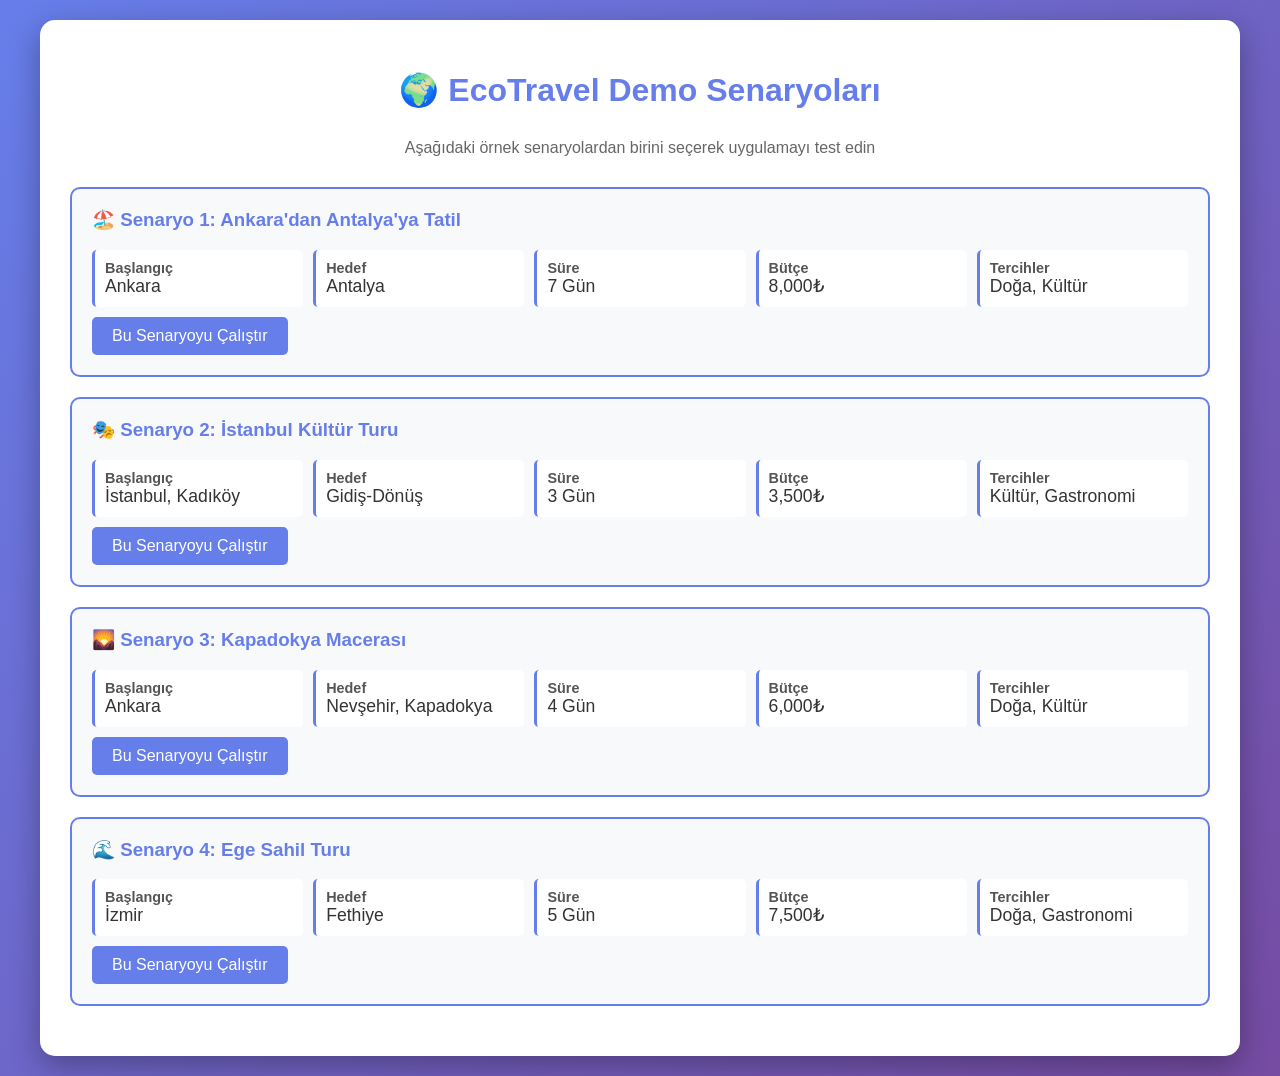
<file: demo_scenarios.html>
<!DOCTYPE html>
<html lang="tr">
<head>
    <meta charset="UTF-8">
    <meta name="viewport" content="width=device-width, initial-scale=1.0">
    <title>EcoTravel Demo Senaryoları</title>
    <style>
        body {
            font-family: Arial, sans-serif;
            max-width: 1200px;
            margin: 0 auto;
            padding: 20px;
            background: linear-gradient(135deg, #667eea 0%, #764ba2 100%);
        }
        .demo-container {
            background: white;
            padding: 30px;
            border-radius: 15px;
            box-shadow: 0 10px 30px rgba(0,0,0,0.3);
        }
        h1 {
            color: #667eea;
            text-align: center;
            margin-bottom: 30px;
        }
        .scenario-card {
            background: #f8f9fa;
            border: 2px solid #667eea;
            border-radius: 10px;
            padding: 20px;
            margin-bottom: 20px;
            cursor: pointer;
            transition: all 0.3s;
        }
        .scenario-card:hover {
            transform: translateY(-5px);
            box-shadow: 0 5px 20px rgba(102, 126, 234, 0.3);
        }
        .scenario-card h3 {
            color: #667eea;
            margin-top: 0;
        }
        .scenario-details {
            display: grid;
            grid-template-columns: repeat(auto-fit, minmax(200px, 1fr));
            gap: 10px;
            margin-top: 15px;
        }
        .detail-item {
            background: white;
            padding: 10px;
            border-radius: 5px;
            border-left: 3px solid #667eea;
        }
        .detail-label {
            font-weight: bold;
            color: #555;
            font-size: 0.9em;
        }
        .detail-value {
            color: #333;
            font-size: 1.1em;
        }
        button {
            background: #667eea;
            color: white;
            border: none;
            padding: 10px 20px;
            border-radius: 5px;
            cursor: pointer;
            font-size: 1em;
            margin-top: 10px;
        }
        button:hover {
            background: #5568d3;
        }
        #result {
            margin-top: 30px;
            padding: 20px;
            background: #f0f7ff;
            border-radius: 10px;
            display: none;
        }
        .loading {
            text-align: center;
            padding: 20px;
            color: #667eea;
            font-size: 1.2em;
        }
        .plan-summary {
            background: white;
            padding: 15px;
            border-radius: 8px;
            margin: 10px 0;
            border-left: 4px solid #667eea;
        }
    </style>
</head>
<body>
    <div class="demo-container">
        <h1>🌍 EcoTravel Demo Senaryoları</h1>
        <p style="text-align: center; color: #666; margin-bottom: 30px;">
            Aşağıdaki örnek senaryolardan birini seçerek uygulamayı test edin
        </p>

        <div class="scenario-card" onclick="runScenario(1)">
            <h3>🏖️ Senaryo 1: Ankara'dan Antalya'ya Tatil</h3>
            <div class="scenario-details">
                <div class="detail-item">
                    <div class="detail-label">Başlangıç</div>
                    <div class="detail-value">Ankara</div>
                </div>
                <div class="detail-item">
                    <div class="detail-label">Hedef</div>
                    <div class="detail-value">Antalya</div>
                </div>
                <div class="detail-item">
                    <div class="detail-label">Süre</div>
                    <div class="detail-value">7 Gün</div>
                </div>
                <div class="detail-item">
                    <div class="detail-label">Bütçe</div>
                    <div class="detail-value">8,000₺</div>
                </div>
                <div class="detail-item">
                    <div class="detail-label">Tercihler</div>
                    <div class="detail-value">Doğa, Kültür</div>
                </div>
            </div>
            <button>Bu Senaryoyu Çalıştır</button>
        </div>

        <div class="scenario-card" onclick="runScenario(2)">
            <h3>🎭 Senaryo 2: İstanbul Kültür Turu</h3>
            <div class="scenario-details">
                <div class="detail-item">
                    <div class="detail-label">Başlangıç</div>
                    <div class="detail-value">İstanbul, Kadıköy</div>
                </div>
                <div class="detail-item">
                    <div class="detail-label">Hedef</div>
                    <div class="detail-value">Gidiş-Dönüş</div>
                </div>
                <div class="detail-item">
                    <div class="detail-label">Süre</div>
                    <div class="detail-value">3 Gün</div>
                </div>
                <div class="detail-item">
                    <div class="detail-label">Bütçe</div>
                    <div class="detail-value">3,500₺</div>
                </div>
                <div class="detail-item">
                    <div class="detail-label">Tercihler</div>
                    <div class="detail-value">Kültür, Gastronomi</div>
                </div>
            </div>
            <button>Bu Senaryoyu Çalıştır</button>
        </div>

        <div class="scenario-card" onclick="runScenario(3)">
            <h3>🌄 Senaryo 3: Kapadokya Macerası</h3>
            <div class="scenario-details">
                <div class="detail-item">
                    <div class="detail-label">Başlangıç</div>
                    <div class="detail-value">Ankara</div>
                </div>
                <div class="detail-item">
                    <div class="detail-label">Hedef</div>
                    <div class="detail-value">Nevşehir, Kapadokya</div>
                </div>
                <div class="detail-item">
                    <div class="detail-label">Süre</div>
                    <div class="detail-value">4 Gün</div>
                </div>
                <div class="detail-item">
                    <div class="detail-label">Bütçe</div>
                    <div class="detail-value">6,000₺</div>
                </div>
                <div class="detail-item">
                    <div class="detail-label">Tercihler</div>
                    <div class="detail-value">Doğa, Kültür</div>
                </div>
            </div>
            <button>Bu Senaryoyu Çalıştır</button>
        </div>

        <div class="scenario-card" onclick="runScenario(4)">
            <h3>🌊 Senaryo 4: Ege Sahil Turu</h3>
            <div class="scenario-details">
                <div class="detail-item">
                    <div class="detail-label">Başlangıç</div>
                    <div class="detail-value">İzmir</div>
                </div>
                <div class="detail-item">
                    <div class="detail-label">Hedef</div>
                    <div class="detail-value">Fethiye</div>
                </div>
                <div class="detail-item">
                    <div class="detail-label">Süre</div>
                    <div class="detail-value">5 Gün</div>
                </div>
                <div class="detail-item">
                    <div class="detail-label">Bütçe</div>
                    <div class="detail-value">7,500₺</div>
                </div>
                <div class="detail-item">
                    <div class="detail-label">Tercihler</div>
                    <div class="detail-value">Doğa, Gastronomi</div>
                </div>
            </div>
            <button>Bu Senaryoyu Çalıştır</button>
        </div>

        <div id="result">
            <h2>📊 Plan Sonuçları</h2>
            <div id="resultContent"></div>
        </div>
    </div>

    <script>
        const scenarios = {
            1: {
                start_location: "Ankara",
                start_lat: 39.9334,
                start_lng: 32.8597,
                end_location: "Antalya",
                end_lat: 36.8969,
                end_lng: 30.7133,
                days: 7,
                budget: 8000,
                preferences: ["nature", "culture"]
            },
            2: {
                start_location: "İstanbul, Kadıköy",
                start_lat: 40.9833,
                start_lng: 29.0333,
                end_location: "",
                end_lat: null,
                end_lng: null,
                days: 3,
                budget: 3500,
                preferences: ["culture", "gastronomy"]
            },
            3: {
                start_location: "Ankara",
                start_lat: 39.9334,
                start_lng: 32.8597,
                end_location: "Nevşehir, Kapadokya",
                end_lat: 38.6431,
                end_lng: 34.8286,
                days: 4,
                budget: 6000,
                preferences: ["nature", "culture"]
            },
            4: {
                start_location: "İzmir",
                start_lat: 38.4237,
                start_lng: 27.1428,
                end_location: "Fethiye",
                end_lat: 36.6542,
                end_lng: 29.1256,
                days: 5,
                budget: 7500,
                preferences: ["nature", "gastronomy"]
            }
        };

        async function runScenario(scenarioId) {
            const scenario = scenarios[scenarioId];
            const resultDiv = document.getElementById('result');
            const contentDiv = document.getElementById('resultContent');
            
            resultDiv.style.display = 'block';
            contentDiv.innerHTML = '<div class="loading">⏳ Plan oluşturuluyor...</div>';
            
            try {
                const response = await fetch('http://127.0.0.1:5000/api/plan', {
                    method: 'POST',
                    headers: {
                        'Content-Type': 'application/json'
                    },
                    body: JSON.stringify(scenario)
                });
                
                if (!response.ok) {
                    throw new Error('API isteği başarısız oldu');
                }
                
                const data = await response.json();
                displayResults(data, scenarioId);
            } catch (error) {
                contentDiv.innerHTML = `<div style="color: red;">❌ Hata: ${error.message}</div>`;
            }
        }

        function displayResults(data, scenarioId) {
            const contentDiv = document.getElementById('resultContent');
            const scenario = scenarios[scenarioId];
            
            let html = `
                <div style="background: white; padding: 15px; border-radius: 8px; margin-bottom: 20px;">
                    <h3>🗺️ ${scenario.start_location} → ${scenario.end_location || 'Gidiş-Dönüş'}</h3>
                    <p><strong>Süre:</strong> ${scenario.days} gün | <strong>Bütçe:</strong> ${scenario.budget}₺</p>
                </div>
            `;
            
            // Basic Plan
            if (data.plans && data.plans.basic) {
                const basic = data.plans.basic;
                html += `
                    <div class="plan-summary">
                        <h4>💰 Ekonomik Plan</h4>
                        <p><strong>Toplam Maliyet:</strong> ${basic.total_cost}₺</p>
                        <p><strong>Günlük Ortalama:</strong> ${basic.daily_average}₺</p>
                        <p><strong>Konaklama:</strong> ${basic.accommodation.type} - ${basic.accommodation.cost_per_night}₺/gece</p>
                        <p><strong>Ulaşım:</strong> ${basic.transportation.type} - ${basic.transportation.cost}₺</p>
                        <p><strong>Günlük Aktiviteler:</strong></p>
                        <ul>
                            ${basic.daily_activities.map(act => `<li><strong>Gün ${act.day}:</strong> ${act.activities.join(', ')}</li>`).join('')}
                        </ul>
                    </div>
                `;
            }
            
            // Mid Plan
            if (data.plans && data.plans.mid) {
                const mid = data.plans.mid;
                html += `
                    <div class="plan-summary" style="border-left-color: #f39c12;">
                        <h4>⭐ Orta Seviye Plan</h4>
                        <p><strong>Toplam Maliyet:</strong> ${mid.total_cost}₺</p>
                        <p><strong>Günlük Ortalama:</strong> ${mid.daily_average}₺</p>
                        <p><strong>Konaklama:</strong> ${mid.accommodation.type} - ${mid.accommodation.cost_per_night}₺/gece</p>
                        <p><strong>Ulaşım:</strong> ${mid.transportation.type} - ${mid.transportation.cost}₺</p>
                        <p><strong>Günlük Aktiviteler:</strong></p>
                        <ul>
                            ${mid.daily_activities.map(act => `<li><strong>Gün ${act.day}:</strong> ${act.activities.join(', ')}</li>`).join('')}
                        </ul>
                    </div>
                `;
            }
            
            // Luxury Plan
            if (data.plans && data.plans.luxury) {
                const luxury = data.plans.luxury;
                html += `
                    <div class="plan-summary" style="border-left-color: #e74c3c;">
                        <h4>💎 Lüks Plan</h4>
                        <p><strong>Toplam Maliyet:</strong> ${luxury.total_cost}₺</p>
                        <p><strong>Günlük Ortalama:</strong> ${luxury.daily_average}₺</p>
                        <p><strong>Konaklama:</strong> ${luxury.accommodation.type} - ${luxury.accommodation.cost_per_night}₺/gece</p>
                        <p><strong>Ulaşım:</strong> ${luxury.transportation.type} - ${luxury.transportation.cost}₺</p>
                        <p><strong>Günlük Aktiviteler:</strong></p>
                        <ul>
                            ${luxury.daily_activities.map(act => `<li><strong>Gün ${act.day}:</strong> ${act.activities.join(', ')}</li>`).join('')}
                        </ul>
                    </div>
                `;
            }
            
            // POIs
            if (data.pois && data.pois.length > 0) {
                html += `
                    <div style="background: white; padding: 15px; border-radius: 8px; margin-top: 20px;">
                        <h4>📍 Yakındaki İlgi Çekici Yerler</h4>
                        <ul>
                            ${data.pois.slice(0, 10).map(poi => 
                                `<li><strong>${poi.name}</strong> - ${poi.description} (${Math.round(poi.distance)}km)`
                            ).join('')}
                        </ul>
                    </div>
                `;
            }
            
            html += `
                <div style="text-align: center; margin-top: 20px;">
                    <button onclick="window.open('http://127.0.0.1:5000', '_blank')" style="background: #27ae60;">
                        Ana Uygulamayı Aç 🚀
                    </button>
                </div>
            `;
            
            contentDiv.innerHTML = html;
        }
    </script>
</body>
</html>
</file>
